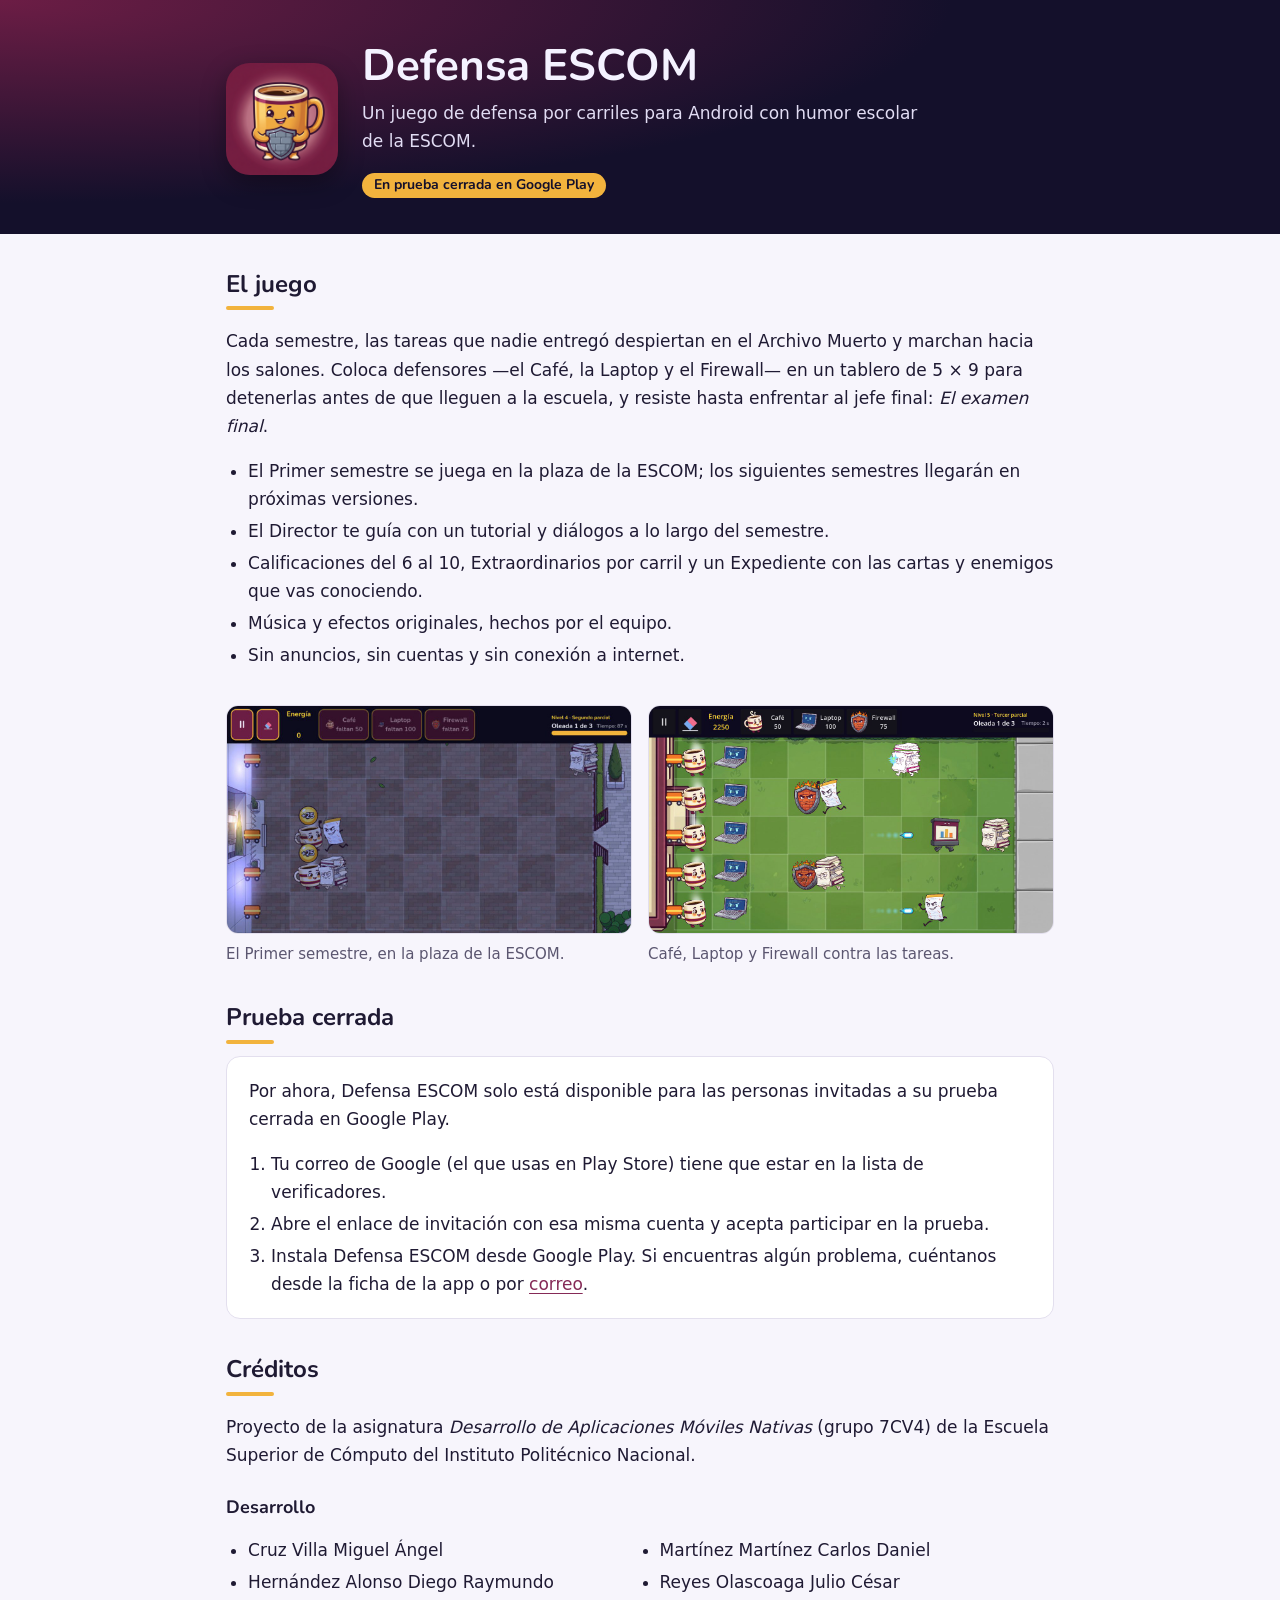
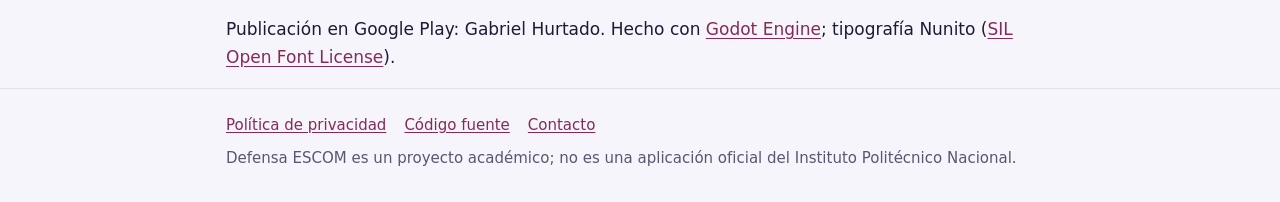
<file: index.html>
<!doctype html>
<html lang="es-MX">
<head>
  <meta charset="utf-8">
  <meta name="viewport" content="width=device-width, initial-scale=1">
  <title>Defensa ESCOM</title>
  <meta name="description" content="Juego de defensa por carriles para Android con humor escolar de la ESCOM del IPN. Proyecto académico en prueba cerrada en Google Play.">
  <meta name="color-scheme" content="light dark">
  <meta name="theme-color" content="#14102b">
  <meta property="og:type" content="website">
  <meta property="og:title" content="Defensa ESCOM">
  <meta property="og:description" content="Juego de defensa por carriles para Android con humor escolar de la ESCOM.">
  <meta property="og:url" content="https://gabrielhuav.github.io/defensa-escom/">
  <meta property="og:image" content="https://gabrielhuav.github.io/defensa-escom/assets/icon-256.png">
  <meta property="og:locale" content="es_MX">
  <link rel="icon" type="image/png" sizes="32x32" href="assets/favicon-32.png">
  <link rel="apple-touch-icon" href="assets/apple-touch-icon.png">
  <link rel="stylesheet" href="assets/style.css">
</head>
<body>
  <header class="hero">
    <div class="wrap hero-inner">
      <img class="hero-icon" src="assets/icon-256.png" width="256" height="256" alt="Ícono de Defensa ESCOM: una taza de café sonriente que sostiene un escudo">
      <div>
        <h1>Defensa ESCOM</h1>
        <p class="tagline">Un juego de defensa por carriles para Android con humor escolar de la ESCOM.</p>
        <p class="badge">En prueba cerrada en Google Play</p>
      </div>
    </div>
  </header>

  <main class="wrap">
    <section>
      <h2>El juego</h2>
      <p>Cada semestre, las tareas que nadie entregó despiertan en el Archivo Muerto y marchan hacia los salones. Coloca defensores —el Café, la Laptop y el Firewall— en un tablero de 5 × 9 para detenerlas antes de que lleguen a la escuela, y resiste hasta enfrentar al jefe final: <em>El examen final</em>.</p>
      <ul>
        <li>El Primer semestre se juega en la plaza de la ESCOM; los siguientes semestres llegarán en próximas versiones.</li>
        <li>El Director te guía con un tutorial y diálogos a lo largo del semestre.</li>
        <li>Calificaciones del 6 al 10, Extraordinarios por carril y un Expediente con las cartas y enemigos que vas conociendo.</li>
        <li>Música y efectos originales, hechos por el equipo.</li>
        <li>Sin anuncios, sin cuentas y sin conexión a internet.</li>
      </ul>
    </section>

    <section class="shots" aria-label="Capturas del juego">
      <figure>
        <img src="assets/captura-escom-noche.jpg" width="1280" height="720" loading="lazy" alt="Partida nocturna en la plaza de la ESCOM: tazas de café defienden los carriles frente a hojas de tarea y pilas de papeles">
        <figcaption>El Primer semestre, en la plaza de la ESCOM.</figcaption>
      </figure>
      <figure>
        <img src="assets/captura-combate.jpg" width="1280" height="720" loading="lazy" alt="Tablero con cafés, laptops y firewalls que detienen a las tareas que avanzan por cinco carriles">
        <figcaption>Café, Laptop y Firewall contra las tareas.</figcaption>
      </figure>
    </section>

    <section>
      <h2>Prueba cerrada</h2>
      <div class="card">
        <p>Por ahora, Defensa ESCOM solo está disponible para las personas invitadas a su prueba cerrada en Google Play.</p>
        <ol>
          <li>Tu correo de Google (el que usas en Play Store) tiene que estar en la lista de verificadores.</li>
          <li>Abre el enlace de invitación con esa misma cuenta y acepta participar en la prueba.</li>
          <li>Instala Defensa ESCOM desde Google Play. Si encuentras algún problema, cuéntanos desde la ficha de la app o por <a href="mailto:gabrielhuav@gmail.com">correo</a>.</li>
        </ol>
      </div>
    </section>

    <section>
      <h2>Créditos</h2>
      <p>Proyecto de la asignatura <em>Desarrollo de Aplicaciones Móviles Nativas</em> (grupo 7CV4) de la Escuela Superior de Cómputo del Instituto Politécnico Nacional.</p>
      <h3>Desarrollo</h3>
      <ul class="team">
        <li>Cruz Villa Miguel Ángel</li>
        <li>Hernández Alonso Diego Raymundo</li>
        <li>Martínez Martínez Carlos Daniel</li>
        <li>Reyes Olascoaga Julio César</li>
      </ul>
      <p>Publicación en Google Play: Gabriel Hurtado. Hecho con <a href="https://godotengine.org/">Godot Engine</a>; tipografía Nunito (<a href="assets/fonts/OFL.txt">SIL Open Font License</a>).</p>
    </section>
  </main>

  <footer>
    <div class="wrap">
      <nav aria-label="Enlaces">
        <a href="privacidad/">Política de privacidad</a>
        <a href="https://github.com/gabrielhuav/defensa-escom">Código fuente</a>
        <a href="mailto:gabrielhuav@gmail.com">Contacto</a>
      </nav>
      <p>Defensa ESCOM es un proyecto académico; no es una aplicación oficial del Instituto Politécnico Nacional.</p>
    </div>
  </footer>
</body>
</html>
</file>
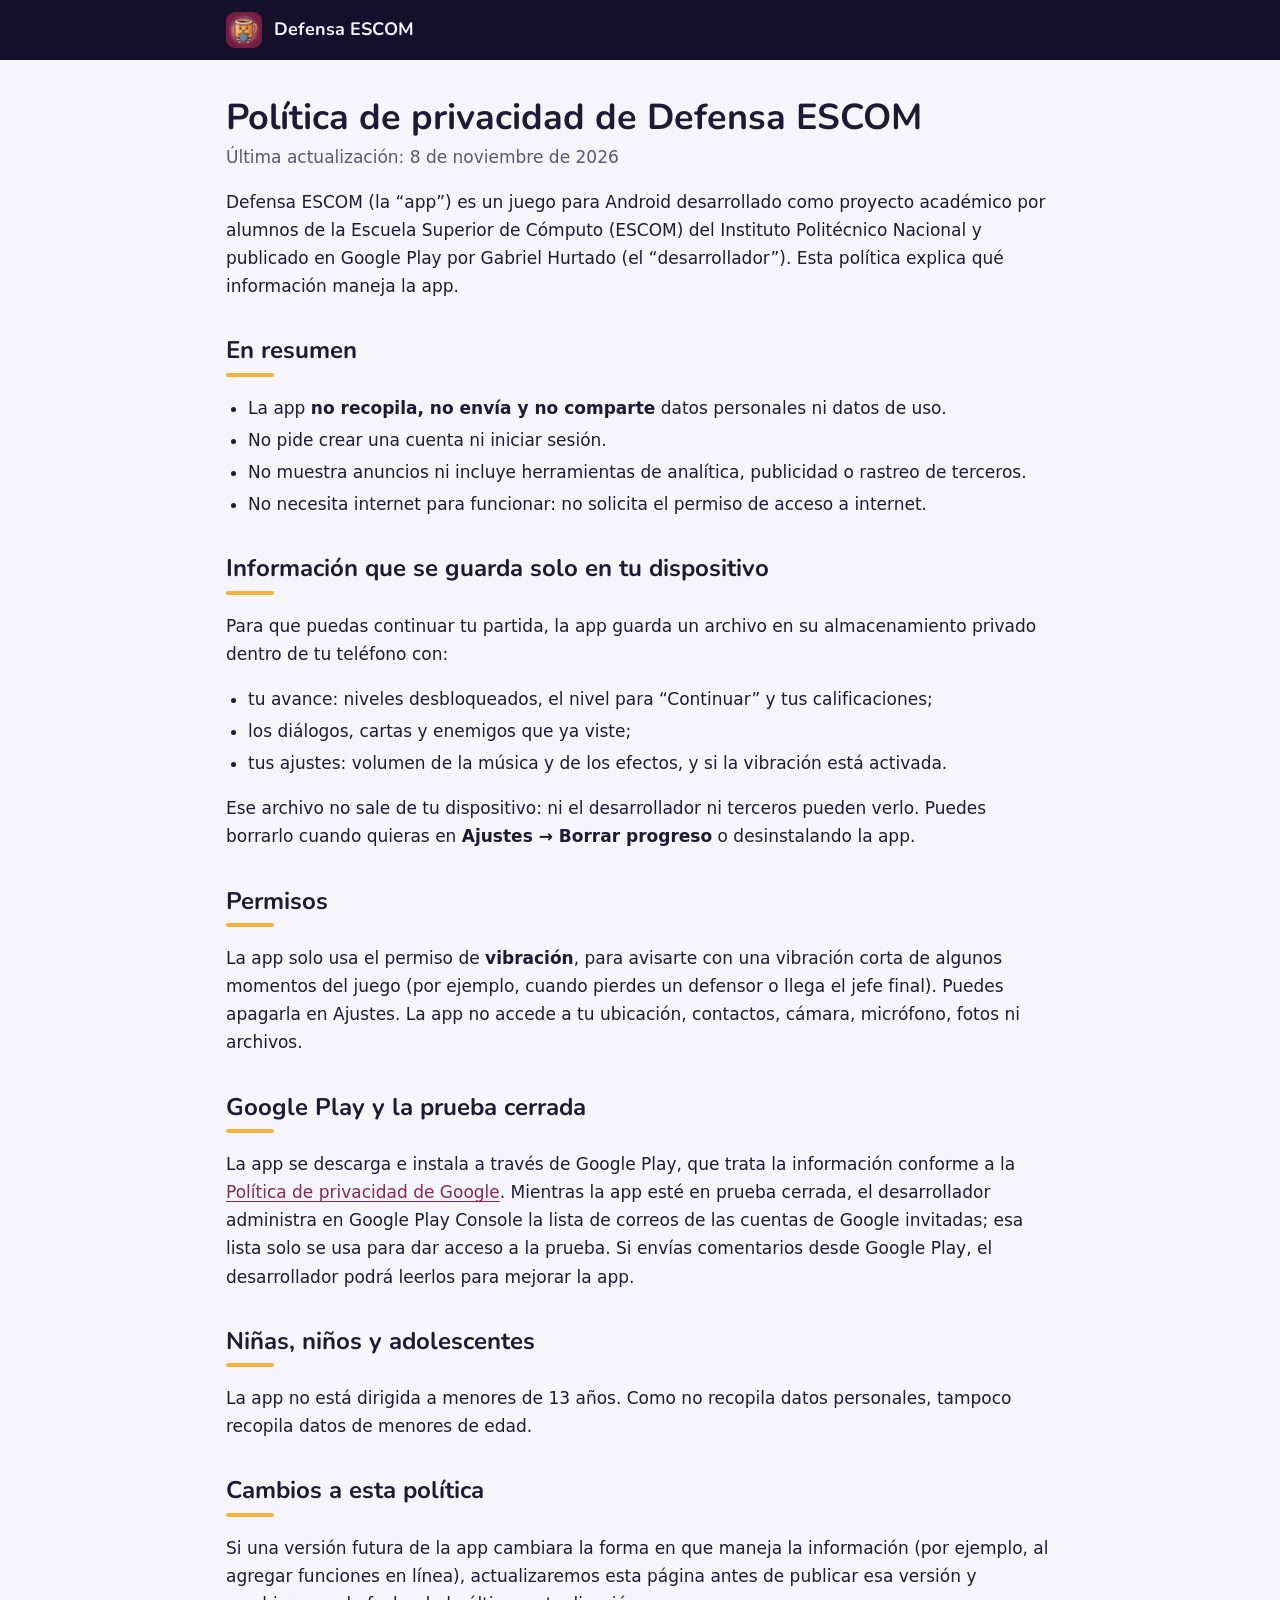
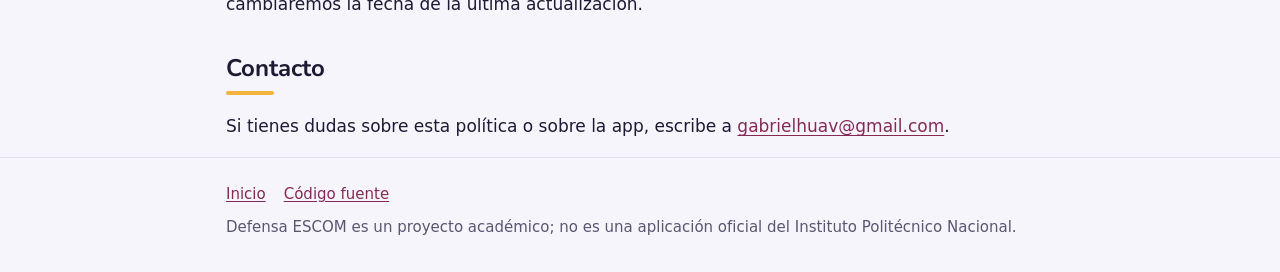
<file: privacidad/index.html>
<!doctype html>
<html lang="es-MX">
<head>
  <meta charset="utf-8">
  <meta name="viewport" content="width=device-width, initial-scale=1">
  <title>Política de privacidad · Defensa ESCOM</title>
  <meta name="description" content="Política de privacidad del juego Defensa ESCOM para Android: la app no recopila ni comparte datos personales.">
  <meta name="color-scheme" content="light dark">
  <meta name="theme-color" content="#14102b">
  <link rel="icon" type="image/png" sizes="32x32" href="../assets/favicon-32.png">
  <link rel="apple-touch-icon" href="../assets/apple-touch-icon.png">
  <link rel="stylesheet" href="../assets/style.css">
</head>
<body>
  <header class="topbar">
    <div class="wrap">
      <a class="brand" href="../">
        <img src="../assets/favicon-32.png" width="32" height="32" alt="">
        Defensa ESCOM
      </a>
    </div>
  </header>

  <main class="wrap doc">
    <h1>Política de privacidad de Defensa ESCOM</h1>
    <p class="updated">Última actualización: 8 de noviembre de 2026</p>

    <p>Defensa ESCOM (la “app”) es un juego para Android desarrollado como proyecto académico por alumnos de la Escuela Superior de Cómputo (ESCOM) del Instituto Politécnico Nacional y publicado en Google Play por Gabriel Hurtado (el “desarrollador”). Esta política explica qué información maneja la app.</p>

    <section>
      <h2>En resumen</h2>
      <ul>
        <li>La app <strong>no recopila, no envía y no comparte</strong> datos personales ni datos de uso.</li>
        <li>No pide crear una cuenta ni iniciar sesión.</li>
        <li>No muestra anuncios ni incluye herramientas de analítica, publicidad o rastreo de terceros.</li>
        <li>No necesita internet para funcionar: no solicita el permiso de acceso a internet.</li>
      </ul>
    </section>

    <section>
      <h2>Información que se guarda solo en tu dispositivo</h2>
      <p>Para que puedas continuar tu partida, la app guarda un archivo en su almacenamiento privado dentro de tu teléfono con:</p>
      <ul>
        <li>tu avance: niveles desbloqueados, el nivel para “Continuar” y tus calificaciones;</li>
        <li>los diálogos, cartas y enemigos que ya viste;</li>
        <li>tus ajustes: volumen de la música y de los efectos, y si la vibración está activada.</li>
      </ul>
      <p>Ese archivo no sale de tu dispositivo: ni el desarrollador ni terceros pueden verlo. Puedes borrarlo cuando quieras en <strong>Ajustes → Borrar progreso</strong> o desinstalando la app.</p>
    </section>

    <section>
      <h2>Permisos</h2>
      <p>La app solo usa el permiso de <strong>vibración</strong>, para avisarte con una vibración corta de algunos momentos del juego (por ejemplo, cuando pierdes un defensor o llega el jefe final). Puedes apagarla en Ajustes. La app no accede a tu ubicación, contactos, cámara, micrófono, fotos ni archivos.</p>
    </section>

    <section>
      <h2>Google Play y la prueba cerrada</h2>
      <p>La app se descarga e instala a través de Google Play, que trata la información conforme a la <a href="https://policies.google.com/privacy?hl=es-419">Política de privacidad de Google</a>. Mientras la app esté en prueba cerrada, el desarrollador administra en Google Play Console la lista de correos de las cuentas de Google invitadas; esa lista solo se usa para dar acceso a la prueba. Si envías comentarios desde Google Play, el desarrollador podrá leerlos para mejorar la app.</p>
    </section>

    <section>
      <h2>Niñas, niños y adolescentes</h2>
      <p>La app no está dirigida a menores de 13 años. Como no recopila datos personales, tampoco recopila datos de menores de edad.</p>
    </section>

    <section>
      <h2>Cambios a esta política</h2>
      <p>Si una versión futura de la app cambiara la forma en que maneja la información (por ejemplo, al agregar funciones en línea), actualizaremos esta página antes de publicar esa versión y cambiaremos la fecha de la última actualización.</p>
    </section>

    <section>
      <h2>Contacto</h2>
      <p>Si tienes dudas sobre esta política o sobre la app, escribe a <a href="mailto:gabrielhuav@gmail.com">gabrielhuav@gmail.com</a>.</p>
    </section>
  </main>

  <footer>
    <div class="wrap">
      <nav aria-label="Enlaces">
        <a href="../">Inicio</a>
        <a href="https://github.com/gabrielhuav/defensa-escom">Código fuente</a>
      </nav>
      <p>Defensa ESCOM es un proyecto académico; no es una aplicación oficial del Instituto Politécnico Nacional.</p>
    </div>
  </footer>
</body>
</html>
</file>
<file: assets/style.css>
/* Defensa ESCOM — sitio del proyecto (GitHub Pages).
   Colores tomados del tema del juego (scenes/ui/ui_theme.tres). */

@font-face {
  font-family: "Nunito";
  src: url("fonts/Nunito-Bold.ttf") format("truetype");
  font-weight: 700;
  font-style: normal;
  font-display: swap;
}

:root {
  --bg: #f7f5fc;
  --surface: #ffffff;
  --text: #1f1a33;
  --muted: #5b5670;
  --border: #e3dfee;
  --link: #852a57;
  --guinda: #6c1d45;
  --gold: #f2b33d;
  --night: #14102b;
  --on-night: #f4f2ff;
  --on-night-muted: #e1dcf3;
  color-scheme: light;
}

@media (prefers-color-scheme: dark) {
  :root {
    --bg: #14102b;
    --surface: #1d1736;
    --text: #f4f2ff;
    --muted: #b6b1c9;
    --border: #2f2752;
    --link: #ffd466;
    color-scheme: dark;
  }
}

*,
*::before,
*::after {
  box-sizing: border-box;
}

html {
  -webkit-text-size-adjust: 100%;
}

body {
  margin: 0;
  background: var(--bg);
  color: var(--text);
  font: 1.0625rem/1.65 system-ui, -apple-system, "Segoe UI", Roboto, "Helvetica Neue", Arial, sans-serif;
}

h1,
h2,
h3,
.badge,
.brand {
  font-family: "Nunito", system-ui, -apple-system, "Segoe UI", Roboto, sans-serif;
  font-weight: 700;
  line-height: 1.2;
}

a {
  color: var(--link);
  text-underline-offset: 0.15em;
}

a:hover {
  text-decoration-thickness: 2px;
}

img {
  display: block;
  max-width: 100%;
  height: auto;
}

.wrap {
  max-width: 860px;
  margin: 0 auto;
  padding: 0 16px;
}

/* Cabecera de la portada: morado nocturno del juego con un brillo guinda */
.hero {
  background: radial-gradient(120% 140% at 0% 0%, var(--guinda) 0%, var(--night) 62%);
  color: var(--on-night);
  padding: 40px 0 36px;
}

.hero-inner {
  display: flex;
  align-items: center;
  gap: 24px;
}

.hero-icon {
  flex: none;
  width: 112px;
  height: 112px;
  border-radius: 24px;
  box-shadow: 0 8px 24px rgb(0 0 0 / 0.35);
}

.hero h1 {
  margin: 0 0 6px;
  font-size: clamp(2rem, 6vw, 2.75rem);
}

.tagline {
  max-width: 34em;
  margin: 0 0 14px;
  color: var(--on-night-muted);
}

.badge {
  display: inline-block;
  margin: 0;
  padding: 4px 12px;
  border-radius: 999px;
  background: var(--gold);
  color: var(--night);
  font-size: 0.875rem;
}

/* Barra superior de las páginas internas */
.topbar {
  background: var(--night);
  color: var(--on-night);
}

.topbar .wrap {
  display: flex;
  align-items: center;
  min-height: 60px;
}

.brand {
  display: inline-flex;
  align-items: center;
  gap: 12px;
  color: var(--on-night);
  font-size: 1.125rem;
  text-decoration: none;
}

.brand img {
  width: 36px;
  height: 36px;
  border-radius: 9px;
}

main {
  padding: 8px 0 40px;
}

section {
  margin-top: 36px;
}

h2 {
  margin: 0 0 12px;
  font-size: 1.5rem;
}

h2::after {
  content: "";
  display: block;
  width: 48px;
  height: 4px;
  margin-top: 8px;
  border-radius: 2px;
  background: var(--gold);
}

h3 {
  margin: 28px 0 8px;
  font-size: 1.125rem;
}

ul,
ol {
  padding-left: 1.3em;
}

li + li {
  margin-top: 4px;
}

.shots {
  display: grid;
  grid-template-columns: repeat(auto-fit, minmax(260px, 1fr));
  gap: 16px;
}

figure {
  margin: 0;
}

figure img {
  border: 1px solid var(--border);
  border-radius: 12px;
}

figcaption {
  margin-top: 8px;
  color: var(--muted);
  font-size: 0.9375rem;
}

.card {
  padding: 20px 22px;
  border: 1px solid var(--border);
  border-radius: 14px;
  background: var(--surface);
}

.card > :first-child {
  margin-top: 0;
}

.card > :last-child {
  margin-bottom: 0;
}

.team {
  columns: 2 220px;
}

.doc h1 {
  margin: 36px 0 4px;
  font-size: clamp(1.75rem, 5vw, 2.25rem);
}

.updated {
  margin-top: 0;
  color: var(--muted);
}

footer {
  padding: 24px 0 32px;
  border-top: 1px solid var(--border);
  color: var(--muted);
  font-size: 0.9375rem;
}

footer nav {
  display: flex;
  flex-wrap: wrap;
  gap: 6px 18px;
  margin-bottom: 8px;
}

footer p {
  margin: 0;
}

@media (max-width: 520px) {
  .hero {
    padding: 28px 0;
  }

  .hero-inner {
    flex-direction: column;
    align-items: flex-start;
    gap: 16px;
  }

  .hero-icon {
    width: 88px;
    height: 88px;
    border-radius: 20px;
  }
}
</file>
